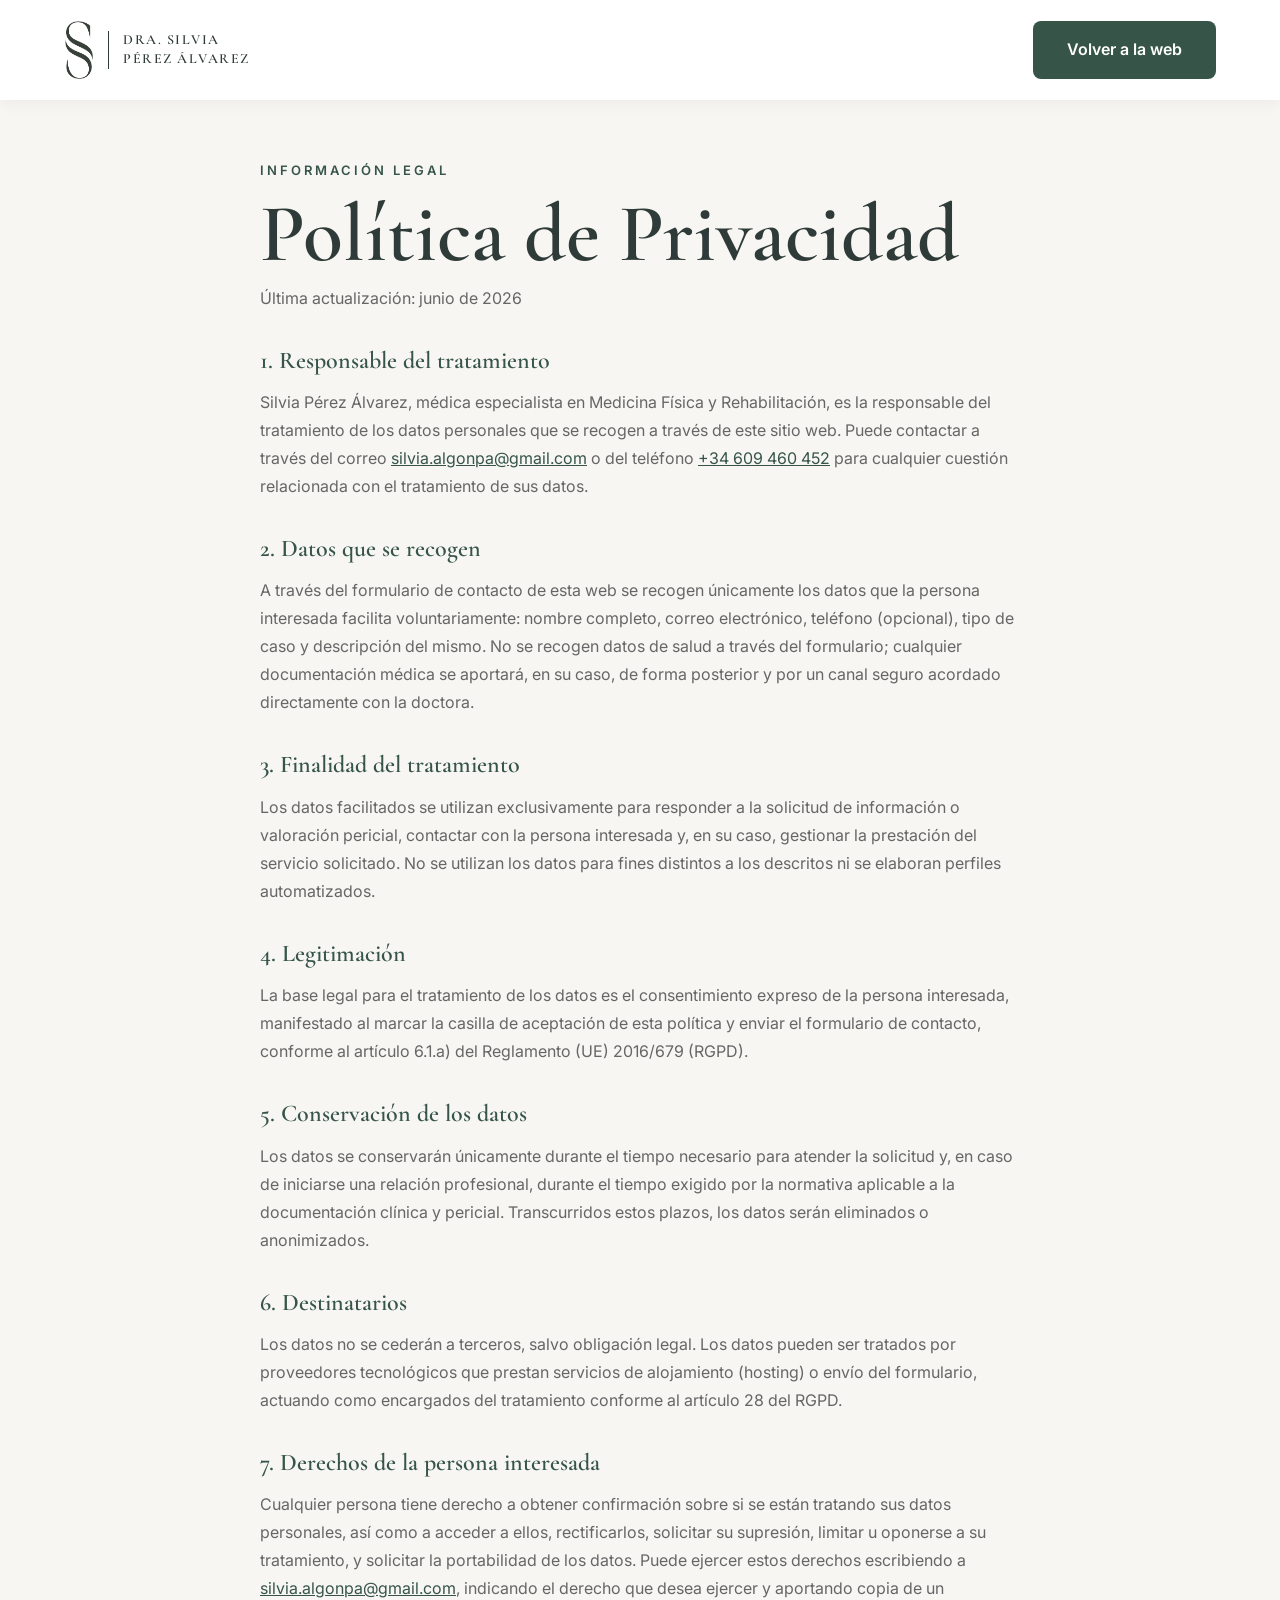
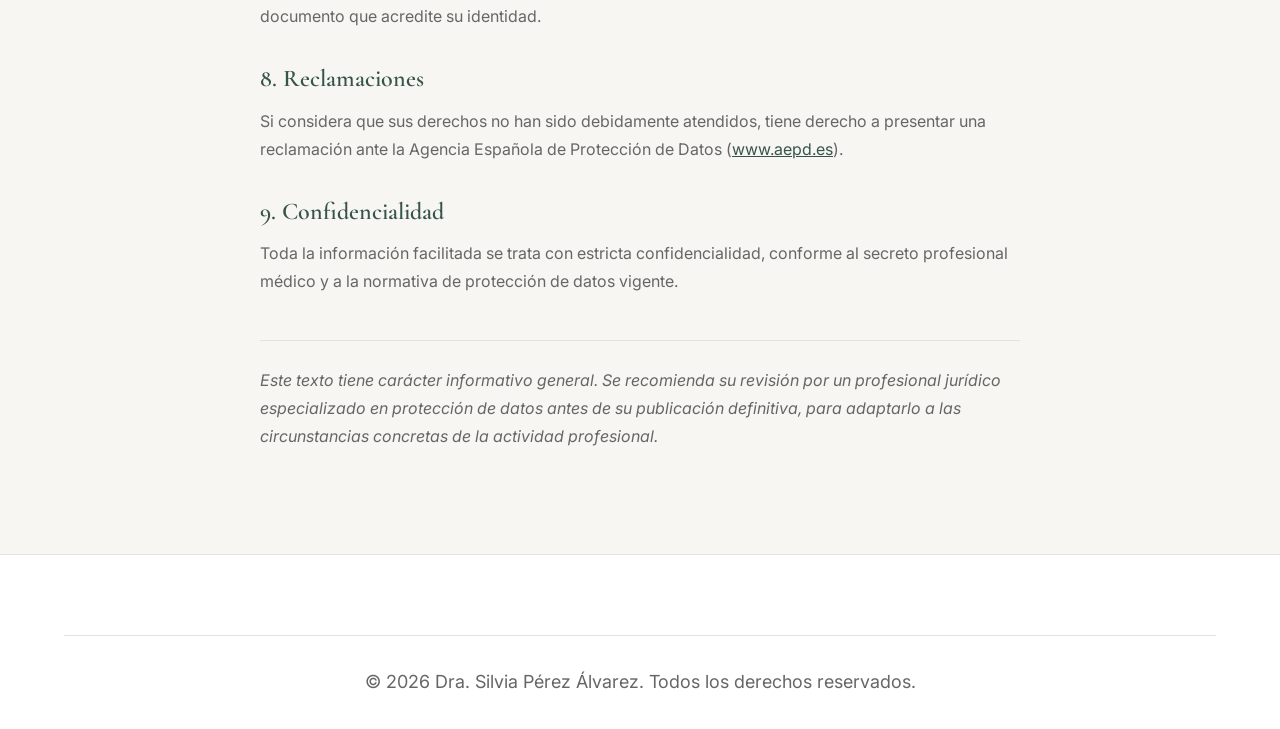
<file: privacy-policy.html>
<!DOCTYPE html>
<html lang="es">
<head>
  <meta charset="UTF-8">
  <meta name="viewport" content="width=device-width, initial-scale=1.0">
  <title>Política de Privacidad — Dra. Silvia Pérez Álvarez</title>
  <meta name="robots" content="noindex">

  <link rel="preconnect" href="https://fonts.googleapis.com">
  <link rel="preconnect" href="https://fonts.gstatic.com" crossorigin>
  <link href="https://fonts.googleapis.com/css2?family=Cormorant+Garamond:wght@400;500;600;700&family=Inter:wght@300;400;500;600&display=swap" rel="stylesheet">

  <link rel="icon" type="image/png" sizes="32x32" href="img/favicon-32.png">
  <link rel="icon" type="image/png" sizes="16x16" href="img/favicon-16.png">
  <link rel="apple-touch-icon" href="img/apple-touch-icon.png">

  <link rel="stylesheet" href="css/styles.css">
</head>

<body>

  <!-- ==================== HEADER / NAVBAR ==================== -->
  <header>
    <nav class="container">
      <a href="index.html" class="logo-wrapper" style="text-decoration:none;">
        <img src="img/logo.png" alt="Dra. Silvia Pérez Álvarez" class="logo">
        <span class="logo-wordmark">Dra. Silvia<br>Pérez Álvarez</span>
      </a>

      <a href="index.html" class="btn btn-primary">Volver a la web</a>
    </nav>
  </header>

  <!-- ==================== CONTENIDO LEGAL ==================== -->
  <section class="legal-page">
    <div class="container legal-container">
      <span class="eyebrow">INFORMACIÓN LEGAL</span>
      <h1>Política de Privacidad</h1>
      <p class="legal-updated">Última actualización: junio de 2026</p>

      <h2>1. Responsable del tratamiento</h2>
      <p>
        Silvia Pérez Álvarez, médica especialista en Medicina Física y Rehabilitación,
        es la responsable del tratamiento de los datos personales que se recogen a
        través de este sitio web. Puede contactar a través del correo
        <a href="mailto:silvia.algonpa@gmail.com">silvia.algonpa@gmail.com</a> o del
        teléfono <a href="tel:+34609460452">+34 609 460 452</a> para cualquier
        cuestión relacionada con el tratamiento de sus datos.
      </p>

      <h2>2. Datos que se recogen</h2>
      <p>
        A través del formulario de contacto de esta web se recogen únicamente los
        datos que la persona interesada facilita voluntariamente: nombre completo,
        correo electrónico, teléfono (opcional), tipo de caso y descripción del
        mismo. No se recogen datos de salud a través del formulario; cualquier
        documentación médica se aportará, en su caso, de forma posterior y por un
        canal seguro acordado directamente con la doctora.
      </p>

      <h2>3. Finalidad del tratamiento</h2>
      <p>
        Los datos facilitados se utilizan exclusivamente para responder a la
        solicitud de información o valoración pericial, contactar con la persona
        interesada y, en su caso, gestionar la prestación del servicio solicitado.
        No se utilizan los datos para fines distintos a los descritos ni se elaboran
        perfiles automatizados.
      </p>

      <h2>4. Legitimación</h2>
      <p>
        La base legal para el tratamiento de los datos es el consentimiento expreso
        de la persona interesada, manifestado al marcar la casilla de aceptación de
        esta política y enviar el formulario de contacto, conforme al artículo 6.1.a)
        del Reglamento (UE) 2016/679 (RGPD).
      </p>

      <h2>5. Conservación de los datos</h2>
      <p>
        Los datos se conservarán únicamente durante el tiempo necesario para
        atender la solicitud y, en caso de iniciarse una relación profesional, durante
        el tiempo exigido por la normativa aplicable a la documentación clínica y
        pericial. Transcurridos estos plazos, los datos serán eliminados o
        anonimizados.
      </p>

      <h2>6. Destinatarios</h2>
      <p>
        Los datos no se cederán a terceros, salvo obligación legal. Los datos
        pueden ser tratados por proveedores tecnológicos que prestan servicios de
        alojamiento (hosting) o envío del formulario, actuando como encargados del
        tratamiento conforme al artículo 28 del RGPD.
      </p>

      <h2>7. Derechos de la persona interesada</h2>
      <p>
        Cualquier persona tiene derecho a obtener confirmación sobre si se están
        tratando sus datos personales, así como a acceder a ellos, rectificarlos,
        solicitar su supresión, limitar u oponerse a su tratamiento, y solicitar la
        portabilidad de los datos. Puede ejercer estos derechos escribiendo a
        <a href="mailto:silvia.algonpa@gmail.com">silvia.algonpa@gmail.com</a>,
        indicando el derecho que desea ejercer y aportando copia de un documento
        que acredite su identidad.
      </p>

      <h2>8. Reclamaciones</h2>
      <p>
        Si considera que sus derechos no han sido debidamente atendidos, tiene
        derecho a presentar una reclamación ante la Agencia Española de Protección
        de Datos (<a href="https://www.aepd.es" target="_blank" rel="noopener">www.aepd.es</a>).
      </p>

      <h2>9. Confidencialidad</h2>
      <p>
        Toda la información facilitada se trata con estricta confidencialidad,
        conforme al secreto profesional médico y a la normativa de protección de
        datos vigente.
      </p>

      <p class="legal-note">
        Este texto tiene carácter informativo general. Se recomienda su revisión
        por un profesional jurídico especializado en protección de datos antes de
        su publicación definitiva, para adaptarlo a las circunstancias concretas de
        la actividad profesional.
      </p>
    </div>
  </section>

  <!-- ==================== FOOTER ==================== -->
  <footer>
    <div class="container">
      <div class="footer-bottom">
        <p>&copy; 2026 Dra. Silvia Pérez Álvarez. Todos los derechos reservados.</p>
      </div>
    </div>
  </footer>

</body>
</html>
</file>
<file: css/styles.css>
/* ==========================================
   DRA. SILVIA PÉREZ ÁLVAREZ
   Informes Médicos Periciales
========================================== */

/* ==================== RESET Y GLOBALS ==================== */
* {
  margin: 0;
  padding: 0;
  box-sizing: border-box;
}

html {
  scroll-behavior: smooth;
}

body {
  font-family: 'Inter', sans-serif;
  background: #F7F6F3;
  color: #3E4341;
  line-height: 1.6;
}

/* ==================== VARIABLES Y UTILIDADES ==================== */
:root {
  --color-primary: #365548;
  --color-primary-dark: #2d463b;
  --color-accent: #AB8A56;
  --color-bg-light: #F7F6F3;
  --color-text: #3E4341;
  --color-text-light: #666;
  --color-border: #E5E1DC;
}

.container {
  width: 90%;
  max-width: 1200px;
  margin: auto;
}

.container-hero {
  width: 90%;
  max-width: 1300px;
  margin: auto;
  display: grid;
  grid-template-columns: 55% 45%;
  align-items: center;
  gap: 80px;
}

/* ==================== TIPOGRAFÍA ==================== */
h1, h2, h3, h4, h5, h6 {
  font-family: 'Cormorant Garamond', serif;
  font-weight: 600;
  color: #2F3B38;
}

h1 {
  font-size: 82px;
  line-height: 0.95;
  margin: 25px 0 35px;
}

h2 {
  font-size: 56px;
  line-height: 1.1;
  margin-bottom: 20px;
}

h3 {
  font-size: 24px;
  margin-bottom: 15px;
}

p {
  font-size: 18px;
  color: var(--color-text-light);
  line-height: 1.8;
}

.eyebrow {
  display: block;
  letter-spacing: 3px;
  font-size: 13px;
  color: var(--color-primary);
  font-weight: 600;
  text-transform: uppercase;
  margin-bottom: 15px;
}

/* ==================== BOTONES ==================== */
.btn {
  display: inline-block;
  padding: 16px 34px;
  border-radius: 8px;
  font-weight: 600;
  text-decoration: none;
  transition: all 0.3s ease;
  cursor: pointer;
  border: none;
  font-size: 16px;
}

.btn-primary {
  background: var(--color-primary);
  color: white;
}

.btn-primary:hover {
  background: var(--color-primary-dark);
  transform: translateY(-2px);
}

.btn-hero {
  display: inline-flex;
  align-items: center;
  gap: 12px;
  padding: 15px 26px;
}

.btn-hero svg {
  transition: transform 0.25s ease;
}

.btn-hero:hover svg {
  transform: translateX(4px);
}

.btn-block {
  display: block;
  width: 100%;
  text-align: center;
}

/* ==================== HEADER / NAVBAR ==================== */
header {
  position: fixed;
  top: 0;
  left: 0;
  width: 100%;
  background: white;
  z-index: 1000;
  box-shadow: 0 3px 15px rgba(0, 0, 0, 0.05);
  transition: all 0.3s ease;
}

nav {
  display: flex;
  justify-content: space-between;
  align-items: center;
  padding: 20px 0;
  transition: padding 0.3s ease;
}

.logo-wrapper {
  display: flex;
  align-items: center;
  gap: 14px;
}

.logo-wrapper::after {
  content: "";
}

.logo-wordmark {
  font-family: 'Cormorant Garamond', serif;
  font-weight: 600;
  letter-spacing: 1.5px;
  text-transform: uppercase;
  font-size: 14px;
  line-height: 1.35;
  color: #2F3B38;
  padding-left: 14px;
  border-left: 1px solid #2F3B38;
  white-space: nowrap;
}

.logo {
  height: 60px;
  width: auto;
  transition: height 0.3s ease;
}

header.scrolled {
  box-shadow: 0 5px 20px rgba(0, 0, 0, 0.1);
}

header.scrolled nav {
  padding: 12px 0;
}

header.scrolled .logo {
  height: 50px;
}

.nav-menu {
  display: flex;
  list-style: none;
  gap: 35px;
}

.nav-menu a {
  color: var(--color-text);
  text-decoration: none;
  font-weight: 500;
  transition: color 0.3s ease;
}

.nav-menu a:hover {
  color: var(--color-primary);
}

.nav-cta-mobile-item {
  display: none;
}

.nav-toggle {
  display: none;
  flex-direction: column;
  justify-content: center;
  gap: 5px;
  width: 30px;
  height: 30px;
  background: none;
  border: none;
  cursor: pointer;
  padding: 0;
}

.nav-toggle span {
  display: block;
  width: 100%;
  height: 2px;
  background: var(--color-primary);
  border-radius: 2px;
  transition: transform 0.25s ease, opacity 0.25s ease;
}

.nav-toggle.is-active span:nth-child(1) {
  transform: translateY(7px) rotate(45deg);
}

.nav-toggle.is-active span:nth-child(2) {
  opacity: 0;
}

.nav-toggle.is-active span:nth-child(3) {
  transform: translateY(-7px) rotate(-45deg);
}

/* ==================== HERO SECTION ==================== */
.hero {
  position: relative;
  background: var(--color-bg-light);
  overflow: hidden;
  padding-top: 110px;
}

.hero-inner {
  display: flex;
  align-items: stretch;
  min-height: 620px;
}

.hero-text {
  display: flex;
  flex-direction: column;
  justify-content: center;
  padding-bottom: 60px;
  flex: 1;
  max-width: 560px;
  padding-left: max(5vw, calc((100vw - 1300px) / 2));
  padding-right: 40px;
}

.hero-text .eyebrow {
  color: var(--color-accent);
}

.hero-text h1 {
  margin: 25px 0 35px;
  color: var(--color-primary);
}

.hero-text p {
  max-width: 480px;
  margin-bottom: 45px;
  color: var(--color-text-light);
}

.hero-image {
  position: relative;
  flex: 1;
  align-self: stretch;
}

.hero-image::before {
  content: '';
  position: absolute;
  inset: 0;
  z-index: 1;
  background: linear-gradient(
    90deg,
    var(--color-bg-light) 0%,
    rgba(247, 246, 243, 0.85) 15%,
    rgba(247, 246, 243, 0.55) 32%,
    rgba(247, 246, 243, 0.25) 48%,
    rgba(247, 246, 243, 0) 65%
  );
  pointer-events: none;
}

.hero-image img {
  width: 100%;
  height: 100%;
  display: block;
  object-fit: cover;
  object-position: 65% center;
}

/* ==================== SECTION HEADERS ==================== */
.section-header {
  text-align: center;
  margin-bottom: 80px;
}

.section-header p {
  max-width: 600px;
  margin: 20px auto 0;
}

/* ==================== SERVICIOS SECTION ==================== */
.servicios {
  padding: 120px 0;
  background: white;
}

.servicios-grid {
  display: grid;
  grid-template-columns: repeat(auto-fit, minmax(340px, 1fr));
  gap: 40px;
}

.servicio-card {
  padding: 40px;
  background: #ffffff;
  border-radius: 12px;
  border: 1px solid var(--color-border);
  border-left: 3px solid var(--color-primary);
  transition: all 0.3s ease;
}

.servicio-card:hover {
  box-shadow: 0 15px 40px rgba(46, 60, 54, 0.08);
  transform: translateY(-5px);
}

.servicio-icon {
  width: 46px;
  height: 46px;
  margin-bottom: 22px;
  color: var(--color-primary);
}

.servicio-icon svg {
  width: 100%;
  height: 100%;
}

.servicio-card h3 {
  font-size: 22px;
  margin-bottom: 15px;
}

.servicio-card p {
  font-size: 16px;
  color: var(--color-text-light);
}

/* ==================== SOBRE LA DOCTORA SECTION ==================== */
.sobre {
  padding: 120px 0;
  background: #F7F6F3;
}

.sobre-grid {
  display: grid;
  grid-template-columns: 55% 45%;
  gap: 80px;
  align-items: center;
}

.sobre-text h2 {
  margin-bottom: 40px;
}

.about-content h3 {
  font-size: 19px;
  margin-top: 30px;
  margin-bottom: 15px;
  color: var(--color-primary);
}

.about-content ul {
  list-style: none;
  margin-bottom: 25px;
}

.about-content li {
  padding-left: 20px;
  position: relative;
  margin-bottom: 12px;
  color: var(--color-text-light);
  font-size: 16px;
  line-height: 1.7;
}

.about-content li:before {
  content: "✓";
  position: absolute;
  left: 0;
  color: var(--color-accent);
  font-weight: bold;
}

.about-content p {
  margin-bottom: 20px;
  font-size: 16px;
  line-height: 1.7;
}

.sobre-image img {
  width: 100%;
  border-radius: 18px;
  box-shadow: 0 10px 40px rgba(0, 0, 0, 0.1);
}

.sobre-grid--text-only {
  grid-template-columns: 1fr;
  max-width: 1140px;
  margin: 0 auto;
  text-align: left;
}

.sobre-grid--text-only .sobre-text h2 {
  text-align: left;
}

/* ==================== TRAYECTORIA (3 columnas) ==================== */
.trayectoria-grid {
  display: grid;
  grid-template-columns: 1.15fr 1fr 0.85fr;
  gap: 50px;
  margin: 10px 0 45px;
}

.trayectoria-col {
  padding-right: 40px;
  border-right: 1px solid var(--color-border);
}

.trayectoria-col:last-child {
  border-right: none;
  padding-right: 0;
}

.trayectoria-label {
  display: flex;
  align-items: flex-start;
  gap: 10px;
  font-family: 'Inter', sans-serif;
  font-size: 12.5px;
  font-weight: 700;
  letter-spacing: 1px;
  text-transform: uppercase;
  color: var(--color-primary);
  margin: 0 0 26px;
  min-height: 42px;
}

.trayectoria-label svg {
  width: 19px;
  height: 19px;
  flex-shrink: 0;
}

.check-list {
  list-style: none;
  margin-bottom: 0;
  padding-left: 22px;
}

.check-list li {
  position: relative;
  margin-bottom: 22px;
  padding-left: 0;
}

.check-list li::before {
  content: "";
  position: absolute;
  left: -22px;
  top: 6px;
  width: 10px;
  height: 10px;
  border-radius: 50%;
  background: var(--color-primary);
  z-index: 1;
}

.check-list li::after {
  content: "";
  position: absolute;
  left: -18px;
  top: 16px;
  bottom: -6px;
  width: 1px;
  background: var(--color-border);
}

.check-list li:last-child {
  margin-bottom: 0;
}

.check-list li:last-child::after {
  display: none;
}

.check-list li strong {
  display: block;
  font-size: 15px;
  font-weight: 600;
  color: var(--color-text);
  line-height: 1.4;
  margin-bottom: 3px;
}

.check-list li span {
  display: block;
  font-size: 13.5px;
  color: var(--color-text-light);
  line-height: 1.5;
}

.formacion-extra {
  margin-top: 20px;
}

.formacion-extra summary {
  cursor: pointer;
  color: var(--color-primary);
  font-weight: 600;
  font-size: 14px;
  list-style: none;
}

.formacion-extra summary::-webkit-details-marker {
  display: none;
}

.formacion-extra summary::after {
  content: " →";
  transition: margin-left 0.2s ease;
}

.formacion-extra summary:hover::after {
  margin-left: 4px;
}

.formacion-extra[open] .check-list {
  margin-top: 20px;
}

.timeline-list {
  list-style: none;
  position: relative;
  padding-left: 26px;
  margin: 0;
}

.timeline-list li {
  position: relative;
  padding-bottom: 28px;
  padding-left: 0;
}

.timeline-list li:last-child {
  padding-bottom: 0;
}

.timeline-list li::before {
  content: "";
  position: absolute;
  left: -26px;
  top: 5px;
  width: 10px;
  height: 10px;
  border-radius: 50%;
  border: 2px solid var(--color-primary);
  background: white;
  z-index: 1;
}

.timeline-list li::after {
  content: "";
  position: absolute;
  left: -22px;
  top: 15px;
  bottom: -6px;
  width: 1px;
  background: var(--color-border);
}

.timeline-list li:last-child::after {
  display: none;
}

.timeline-list li strong {
  display: block;
  font-family: 'Inter', sans-serif;
  font-size: 15px;
  font-weight: 600;
  color: var(--color-text);
  margin-bottom: 3px;
}

.timeline-list li p {
  font-size: 14.5px;
  color: var(--color-text-light);
  line-height: 1.6;
  margin: 0;
}

.reconocimiento-card {
  border: 1px solid var(--color-border);
  border-radius: 10px;
  padding: 36px 32px;
  background: #ffffff;
}

.reconocimiento-item {
  display: flex;
  flex-direction: column;
  align-items: flex-start;
  gap: 18px;
}

.reconocimiento-icon {
  flex-shrink: 0;
  width: 110px;
  margin-top: 0;
}

.reconocimiento-icon img {
  width: 100%;
  height: auto;
  display: block;
}

.reconocimiento-title {
  font-weight: 600;
  font-size: 14.5px;
  color: var(--color-text);
  line-height: 1.5;
  margin: 0 0 8px;
}

.reconocimiento-desc {
  font-size: 13.5px;
  color: var(--color-text-light);
  line-height: 1.6;
  margin: 0;
}

/* ==================== METODOLOGÍA SECTION ==================== */
.metodologia {
  padding: 120px 0;
  background: white;
}

.metodologia-steps {
  display: grid;
  grid-template-columns: repeat(4, 1fr);
  gap: 30px;
  margin-top: 80px;
}

.step {
  text-align: center;
  padding: 40px;
  background: #FAFAF8;
  border-radius: 12px;
  border: 1px solid var(--color-border);
  transition: all 0.3s ease;
}

.step:hover {
  background: white;
  border-color: var(--color-primary);
  box-shadow: 0 15px 40px rgba(46, 60, 54, 0.08);
  transform: translateY(-4px);
}

.step-number {
  width: 70px;
  height: 70px;
  background: #DCE7E0;
  color: var(--color-primary);
  border-radius: 50%;
  display: flex;
  align-items: center;
  justify-content: center;
  font-size: 32px;
  font-weight: bold;
  margin: 0 auto 25px;
}

.step:hover .step-number {
  background: #DCE7E0;
  box-shadow: 0 10px 25px rgba(54, 85, 72, 0.2);
}

.step h3 {
  font-size: 20px;
  margin-bottom: 15px;
}

.step p {
  font-size: 16px;
}

/* ==================== CONTACTO SECTION ==================== */
.contacto {
  padding: 120px 0;
  background: #EAF0EC;
}

.contacto-content {
  display: grid;
  grid-template-columns: 45% 55%;
  gap: 80px;
  align-items: start;
}

.contacto-text {
  color: var(--color-text);
}

.contacto-text .eyebrow {
  color: var(--color-accent);
}

.contacto-text h2 {
  color: var(--color-primary);
}

.contacto-text p {
  color: var(--color-text-light);
}

.contacto-info {
  margin-top: 40px;
}

.info-item {
  margin-bottom: 20px;
}

.info-item strong {
  display: block;
  margin-bottom: 8px;
  font-weight: 600;
  color: var(--color-primary);
}

.info-item a {
  color: var(--color-text);
  text-decoration: none;
  transition: color 0.3s ease;
}

.info-item a:hover {
  color: var(--color-primary);
}

/* ==================== FORMULARIO ==================== */
.contacto-form {
  background: white;
  padding: 50px;
  border-radius: 12px;
  border: 1px solid var(--color-border);
  box-shadow: 0 12px 40px rgba(46, 60, 54, 0.06);
}

.form-group {
  margin-bottom: 25px;
}

.form-group label {
  display: block;
  margin-bottom: 10px;
  font-weight: 600;
  color: var(--color-text);
}

.form-group input,
.form-group select,
.form-group textarea {
  width: 100%;
  padding: 12px 16px;
  border: 1px solid var(--color-border);
  border-radius: 6px;
  font-family: 'Inter', sans-serif;
  font-size: 16px;
  transition: border-color 0.3s ease;
}

.form-group input:focus,
.form-group select:focus,
.form-group textarea:focus {
  outline: none;
  border-color: var(--color-primary);
  box-shadow: 0 0 0 3px rgba(54, 85, 72, 0.1);
}

.form-group.checkbox {
  display: flex;
  align-items: flex-start;
  gap: 12px;
  margin-bottom: 30px;
}

.form-group.checkbox input {
  width: auto;
  margin-top: 4px;
  cursor: pointer;
}

.form-group.checkbox label {
  margin-bottom: 0;
  font-weight: 500;
  cursor: pointer;
}

.form-group.checkbox label a {
  color: var(--color-primary);
  font-weight: 600;
  text-decoration: underline;
}

/* ==================== FOOTER ==================== */
footer {
  background: #ffffff;
  color: var(--color-text);
  padding: 80px 0 30px;
  border-top: 1px solid var(--color-border);
}

.footer-content {
  display: grid;
  grid-template-columns: repeat(auto-fit, minmax(250px, 1fr));
  gap: 50px;
  margin-bottom: 50px;
}

.footer-section h4 {
  color: var(--color-primary);
  margin-bottom: 20px;
  font-family: 'Cormorant Garamond', serif;
  font-size: 20px;
}

.footer-section p {
  color: var(--color-text-light);
  margin-bottom: 10px;
}

.footer-section ul {
  list-style: none;
}

.footer-section ul li {
  margin-bottom: 12px;
}

.footer-section a {
  color: var(--color-text-light);
  text-decoration: none;
  transition: color 0.3s ease;
}

.footer-section a:hover {
  color: var(--color-primary);
}

.footer-bottom {
  border-top: 1px solid var(--color-border);
  padding-top: 30px;
  text-align: center;
  color: var(--color-text-light);
}

/* ==================== RESPONSIVE ==================== */
@media (max-width: 1024px) {
  .sobre-grid,
  .contacto-content {
    grid-template-columns: 1fr;
    gap: 40px;
  }

  .trayectoria-grid {
    grid-template-columns: 1fr;
    gap: 35px;
  }

  .trayectoria-col {
    padding-right: 0;
    padding-bottom: 30px;
    border-right: none;
    border-bottom: 1px solid var(--color-border);
  }

  .trayectoria-col:last-child {
    padding-bottom: 0;
    border-bottom: none;
  }

  .hero-inner {
    flex-direction: column;
    min-height: auto;
  }

  .hero-text {
    max-width: none;
    padding: 140px 5vw 60px;
  }

  .hero-image {
    flex: none;
    width: 100%;
    height: 320px;
  }

  .hero-image::before {
    background: linear-gradient(
      180deg,
      var(--color-bg-light) 0%,
      rgba(247, 246, 243, 0) 12%
    );
  }

  .metodologia-steps {
    grid-template-columns: repeat(2, 1fr);
  }

  h1 {
    font-size: 56px;
  }

  h2 {
    font-size: 42px;
  }
}

@media (max-width: 768px) {
  .logo {
    height: 50px;
  }

  header.scrolled .logo {
    height: 42px;
  }

  nav {
    flex-wrap: nowrap;
    justify-content: space-between;
  }

  .nav-toggle {
    display: flex;
  }

  .btn-nav-cta {
    display: none;
  }

  .nav-menu {
    position: absolute;
    top: 100%;
    left: 0;
    right: 0;
    flex-direction: column;
    gap: 0;
    background: white;
    box-shadow: 0 15px 30px rgba(0, 0, 0, 0.1);
    max-height: 0;
    overflow: hidden;
    opacity: 0;
    transition: max-height 0.3s ease, opacity 0.25s ease;
  }

  .nav-menu.is-open {
    max-height: 400px;
    opacity: 1;
  }

  .nav-menu li {
    width: 100%;
    border-top: 1px solid var(--color-border);
  }

  .nav-menu a {
    display: block;
    padding: 16px 24px;
  }

  .nav-cta-mobile-item {
    display: list-item;
    border-top: none !important;
  }

  .nav-menu .btn-nav-cta-mobile {
    display: block;
    margin: 6px 24px 20px;
    text-align: center;
  }

  h1 {
    font-size: 42px;
  }

  h2 {
    font-size: 32px;
  }

  .hero-text {
    padding: 120px 5vw 50px;
  }

  .servicios-grid,
  .metodologia-steps {
    grid-template-columns: 1fr;
  }

  .contacto-form {
    padding: 30px;
  }

  p {
    font-size: 16px;
  }
}

@media (max-width: 480px) {
  .container {
    width: 95%;
  }

  nav {
    padding: 15px 0;
  }

  .logo {
    height: 45px;
  }

  .nav-menu {
    gap: 0;
  }

  .btn {
    padding: 12px 20px;
    font-size: 14px;
  }

  h1 {
    font-size: 32px;
    margin: 15px 0 20px;
  }

  h2 {
    font-size: 24px;
  }

  .hero-text p,
  p {
    font-size: 14px;
  }

  .servicios,
  .sobre,
  .metodologia,
  .contacto {
    padding: 60px 0;
  }

  .section-header {
    margin-bottom: 40px;
  }
}

/* ==================== CHATBOT FAQ ==================== */
.chatbot {
  position: fixed;
  bottom: 28px;
  right: 28px;
  z-index: 3000;
  font-family: 'Inter', sans-serif;
}

.chatbot-toggle {
  width: 60px;
  height: 60px;
  border-radius: 50%;
  border: none;
  cursor: pointer;
  background: var(--color-primary);
  color: white;
  display: flex;
  align-items: center;
  justify-content: center;
  box-shadow: 0 10px 30px rgba(0, 0, 0, 0.25);
  transition: transform 0.25s ease, background 0.25s ease;
  position: relative;
}

.chatbot-toggle:hover {
  background: var(--color-primary-dark);
  transform: translateY(-2px);
}

.chatbot-toggle .icon-chat,
.chatbot-toggle .icon-close {
  width: 26px;
  height: 26px;
  position: absolute;
  transition: opacity 0.2s ease, transform 0.2s ease;
}

.chatbot-toggle .icon-close {
  opacity: 0;
  transform: scale(0.6) rotate(-45deg);
}

.chatbot.is-open .chatbot-toggle .icon-chat {
  opacity: 0;
  transform: scale(0.6) rotate(45deg);
}

.chatbot.is-open .chatbot-toggle .icon-close {
  opacity: 1;
  transform: scale(1) rotate(0deg);
}

.chatbot-window {
  position: absolute;
  bottom: 76px;
  right: 0;
  width: 380px;
  max-width: calc(100vw - 32px);
  height: 540px;
  max-height: 70vh;
  background: white;
  border-radius: 18px;
  box-shadow: 0 20px 60px rgba(0, 0, 0, 0.22);
  display: flex;
  flex-direction: column;
  overflow: hidden;
  opacity: 0;
  transform: translateY(16px) scale(0.97);
  pointer-events: none;
  transition: opacity 0.22s ease, transform 0.22s ease;
}

.chatbot.is-open .chatbot-window {
  opacity: 1;
  transform: translateY(0) scale(1);
  pointer-events: auto;
}

.chatbot-header {
  background: var(--color-primary);
  color: white;
  padding: 18px 18px;
  display: flex;
  align-items: center;
  justify-content: space-between;
  flex-shrink: 0;
}

.chatbot-header-info {
  display: flex;
  align-items: center;
  gap: 12px;
}

.chatbot-avatar {
  width: 38px;
  height: 38px;
  border-radius: 50%;
  background: rgba(255, 255, 255, 0.15);
  border: 1px solid rgba(255, 255, 255, 0.4);
  display: flex;
  align-items: center;
  justify-content: center;
  font-family: 'Cormorant Garamond', serif;
  font-size: 20px;
  font-weight: 600;
  flex-shrink: 0;
}

.chatbot-header-text {
  display: flex;
  flex-direction: column;
  line-height: 1.3;
}

.chatbot-header-text strong {
  font-size: 14.5px;
  font-weight: 600;
}

.chatbot-header-text span {
  font-size: 12.5px;
  color: rgba(255, 255, 255, 0.75);
}

.chatbot-close {
  background: none;
  border: none;
  color: white;
  cursor: pointer;
  width: 28px;
  height: 28px;
  display: flex;
  align-items: center;
  justify-content: center;
  opacity: 0.85;
  flex-shrink: 0;
}

.chatbot-close svg {
  width: 18px;
  height: 18px;
}

.chatbot-close:hover {
  opacity: 1;
}

.chatbot-messages {
  flex: 1;
  overflow-y: auto;
  padding: 18px;
  display: flex;
  flex-direction: column;
  gap: 12px;
  background: var(--color-bg-light);
}

.chat-bubble {
  max-width: 86%;
  padding: 11px 14px;
  border-radius: 14px;
  font-size: 14px;
  line-height: 1.55;
}

.chat-bubble.bot {
  background: white;
  color: var(--color-text);
  align-self: flex-start;
  border-bottom-left-radius: 4px;
  box-shadow: 0 2px 10px rgba(0, 0, 0, 0.06);
}

.chat-bubble.user {
  background: var(--color-primary);
  color: white;
  align-self: flex-end;
  border-bottom-right-radius: 4px;
}

.chat-bubble.bot a {
  color: var(--color-primary);
  font-weight: 600;
  text-decoration: underline;
}

.chatbot-quick-replies {
  display: none;
  flex-wrap: wrap;
  gap: 8px;
  padding: 12px 18px 14px;
  background: var(--color-bg-light);
  flex-shrink: 0;
  max-height: 160px;
  overflow-y: auto;
  border-top: 1px solid var(--color-border);
}

.chatbot-faq-toggle {
  display: none;
  width: 100%;
  text-align: center;
  background: white;
  border: none;
  border-top: 1px solid var(--color-border);
  color: var(--color-primary);
  font-family: 'Inter', sans-serif;
  font-size: 12.5px;
  font-weight: 600;
  padding: 10px 0;
  cursor: pointer;
  flex-shrink: 0;
}

.chatbot-faq-toggle:hover {
  background: var(--color-bg-light);
}

.quick-reply-btn {
  background: white;
  border: 1px solid var(--color-border);
  color: var(--color-primary);
  font-family: 'Inter', sans-serif;
  font-size: 12.5px;
  font-weight: 500;
  padding: 8px 13px;
  border-radius: 20px;
  cursor: pointer;
  transition: all 0.2s ease;
  text-align: left;
}

.quick-reply-btn:hover {
  background: var(--color-primary);
  color: white;
  border-color: var(--color-primary);
}

.chatbot-input-area {
  display: none;
  align-items: center;
  gap: 10px;
  padding: 14px 16px;
  border-top: 1px solid var(--color-border);
  background: white;
  flex-shrink: 0;
}

.chatbot-input-area.is-active {
  display: flex;
}

.chatbot-input-area input {
  flex: 1;
  border: 1px solid var(--color-border);
  border-radius: 24px;
  padding: 10px 16px;
  font-family: 'Inter', sans-serif;
  font-size: 13.5px;
  outline: none;
  transition: border-color 0.2s ease;
}

.chatbot-input-area input:focus {
  border-color: var(--color-primary);
}

.chatbot-input-area button {
  width: 38px;
  height: 38px;
  border-radius: 50%;
  border: none;
  background: var(--color-primary);
  color: white;
  display: flex;
  align-items: center;
  justify-content: center;
  cursor: pointer;
  flex-shrink: 0;
  transition: background 0.2s ease;
}

.chatbot-input-area button:hover {
  background: var(--color-primary-dark);
}

.chatbot-input-area button svg {
  width: 17px;
  height: 17px;
}

@media (max-width: 480px) {
  .chatbot {
    bottom: 18px;
    right: 18px;
  }

  .chatbot-window {
    width: calc(100vw - 24px);
    height: 65vh;
    bottom: 72px;
    right: -6px;
  }
}

.chat-typing {
  display: flex;
  align-items: center;
  gap: 5px;
  padding: 14px 16px;
}

.chat-typing span {
  width: 7px;
  height: 7px;
  border-radius: 50%;
  background: var(--color-text-light);
  opacity: 0.5;
  animation: chatTypingBounce 1.2s infinite ease-in-out;
}

.chat-typing span:nth-child(2) {
  animation-delay: 0.15s;
}

.chat-typing span:nth-child(3) {
  animation-delay: 0.3s;
}

@keyframes chatTypingBounce {
  0%, 80%, 100% { transform: translateY(0); opacity: 0.4; }
  40% { transform: translateY(-4px); opacity: 1; }
}

.chatbot-input-area input:disabled {
  background: #f3f2ef;
  cursor: not-allowed;
}

.chatbot-input-area button:disabled {
  background: #b7c2bd;
  cursor: not-allowed;
}

/* ==================== PÁGINA LEGAL (privacidad) ==================== */
.legal-page {
  padding: 160px 0 100px;
  background: var(--color-bg-light);
  min-height: 70vh;
}

.legal-container {
  max-width: 760px;
}

.legal-page h1 {
  margin: 15px 0 10px;
}

.legal-updated {
  font-size: 14px;
  color: var(--color-text-light);
  margin-bottom: 45px;
}

.legal-page h2 {
  font-size: 24px;
  margin-top: 36px;
  margin-bottom: 14px;
  color: var(--color-primary);
}

.legal-page p {
  font-size: 16px;
  line-height: 1.75;
  margin-bottom: 4px;
}

.legal-page a {
  color: var(--color-primary);
  text-decoration: underline;
}

.legal-note {
  margin-top: 45px;
  padding-top: 25px;
  border-top: 1px solid var(--color-border);
  font-size: 13.5px;
  color: var(--color-text-light);
  font-style: italic;
}

/* ==================== PREGUNTAS FRECUENTES ==================== */
.faq-section {
  padding: 120px 0;
  background: #F7F6F3;
}

.faq-list {
  max-width: 800px;
  margin: 0 auto;
}

.faq-item {
  border-bottom: 1px solid var(--color-border);
}

.faq-item summary {
  list-style: none;
  cursor: pointer;
  padding: 26px 36px 26px 0;
  font-family: 'Cormorant Garamond', serif;
  font-size: 22px;
  font-weight: 600;
  color: #2F3B38;
  position: relative;
  transition: color 0.2s ease;
}

.faq-item summary::-webkit-details-marker {
  display: none;
}

.faq-item summary:hover {
  color: var(--color-primary);
}

.faq-item summary::after {
  content: "+";
  position: absolute;
  right: 6px;
  top: 50%;
  transform: translateY(-50%);
  font-family: 'Inter', sans-serif;
  font-size: 24px;
  font-weight: 300;
  color: var(--color-accent);
  transition: transform 0.25s ease;
}

.faq-item[open] summary::after {
  transform: translateY(-50%) rotate(45deg);
}

.faq-answer {
  padding: 0 36px 28px 0;
}

.faq-answer p {
  font-size: 16px;
  line-height: 1.75;
  color: var(--color-text-light);
}

@media (max-width: 480px) {
  .faq-item summary {
    font-size: 18px;
    padding: 20px 30px 20px 0;
  }

  .faq-answer {
    padding: 0 30px 22px 0;
  }
}

/* ==================== ACCESO PRIVADO (login) ==================== */
.auth-page {
  min-height: 100vh;
  display: flex;
  align-items: center;
  justify-content: center;
  padding: 160px 20px 80px;
  background: var(--color-bg-light);
}

.auth-card {
  width: 100%;
  max-width: 420px;
  background: white;
  border: 1px solid var(--color-border);
  border-radius: 22px;
  padding: 44px 40px;
  box-shadow: 0 12px 40px rgba(46, 60, 54, 0.06);
}

.auth-card h1 {
  font-size: 34px;
  margin: 10px 0 12px;
}

.auth-subtitle {
  font-size: 15px;
  margin-bottom: 30px;
  color: var(--color-text-light);
}

.auth-form .form-group {
  margin-bottom: 20px;
}

.auth-error {
  color: #A83232;
  font-size: 13.5px;
  margin-bottom: 18px;
}

.auth-help {
  margin-top: 24px;
  font-size: 13.5px;
  color: var(--color-text-light);
  text-align: center;
}

.auth-help a {
  color: var(--color-primary);
  font-weight: 600;
}

/* ==================== PANEL (cliente / admin) ==================== */
.panel-page {
  padding: 160px 0 100px;
  min-height: 70vh;
  background: var(--color-bg-light);
}

.panel-page h1 {
  font-size: 40px;
  margin: 10px 0 12px;
}

.panel-subtitle {
  margin-bottom: 50px;
  color: var(--color-text-light);
}

.panel-loading,
.panel-empty {
  color: var(--color-text-light);
  font-size: 15px;
}

.casos-container {
  display: flex;
  flex-direction: column;
  gap: 28px;
}

.caso-card {
  background: white;
  border: 1px solid var(--color-border);
  border-radius: 18px;
  padding: 32px;
}

.caso-card-header {
  display: flex;
  justify-content: space-between;
  align-items: flex-start;
  gap: 20px;
  margin-bottom: 8px;
}

.caso-card-header h3 {
  font-size: 22px;
  margin-bottom: 4px;
}

.caso-fecha {
  font-size: 13.5px;
  color: var(--color-text-light);
}

.caso-descripcion {
  font-size: 15px;
  color: var(--color-text-light);
  margin-top: 10px;
}

.estado-badge {
  display: inline-block;
  padding: 6px 14px;
  border-radius: 20px;
  font-size: 12.5px;
  font-weight: 600;
  white-space: nowrap;
  background: #EFECE6;
  color: var(--color-text);
}

.estado-recibido { background: #EAF0EC; color: var(--color-primary); }
.estado-revision { background: #FBF1DF; color: #8a6d1f; }
.estado-presupuesto { background: #E6F0FA; color: #1f5a8a; }
.estado-finalizado { background: #365548; color: white; }

.caso-section {
  margin-top: 26px;
  padding-top: 22px;
  border-top: 1px solid var(--color-border);
}

.caso-section h4 {
  font-size: 15px;
  color: var(--color-primary);
  margin-bottom: 14px;
}

.documentos-list {
  list-style: none;
  margin-bottom: 16px;
  display: flex;
  flex-direction: column;
  gap: 8px;
}

.documentos-list li {
  font-size: 14px;
  color: var(--color-text-light);
  display: flex;
  align-items: center;
  justify-content: space-between;
  gap: 12px;
  padding: 6px 0;
}

.documento-nombre {
  flex: 1;
}

.documento-borrar {
  flex-shrink: 0;
  width: 24px;
  height: 24px;
  border-radius: 50%;
  border: 1px solid var(--color-border);
  background: white;
  color: var(--color-text-light);
  cursor: pointer;
  font-size: 12px;
  line-height: 1;
  transition: all 0.2s ease;
}

.documento-borrar:hover {
  background: #A83232;
  border-color: #A83232;
  color: white;
}

.documentos-list a {
  color: var(--color-primary);
  font-weight: 600;
  text-decoration: none;
}

.documentos-list a:hover {
  text-decoration: underline;
}

.panel-empty-small,
.panel-loading-small {
  font-size: 13.5px;
  color: var(--color-text-light);
}

.upload-row {
  display: flex;
  gap: 12px;
  align-items: center;
  flex-wrap: wrap;
}

.upload-row input[type="file"] {
  flex: 1;
  min-width: 180px;
  font-size: 13.5px;
}

.upload-row button {
  padding: 10px 20px;
  font-size: 14px;
}

.presupuestos-list {
  display: flex;
  flex-direction: column;
  gap: 10px;
}

.presupuesto-row {
  display: flex;
  align-items: center;
  gap: 16px;
  font-size: 14.5px;
  flex-wrap: wrap;
}

.presupuesto-row strong {
  color: var(--color-primary);
}

.presupuesto-row a {
  color: var(--color-primary);
  font-weight: 600;
  text-decoration: none;
  margin-left: auto;
}

.presupuesto-row a:hover {
  text-decoration: underline;
}

@media (max-width: 480px) {
  .auth-card {
    padding: 32px 26px;
  }

  .caso-card {
    padding: 24px;
  }

  .caso-card-header {
    flex-direction: column;
  }
}
</file>
